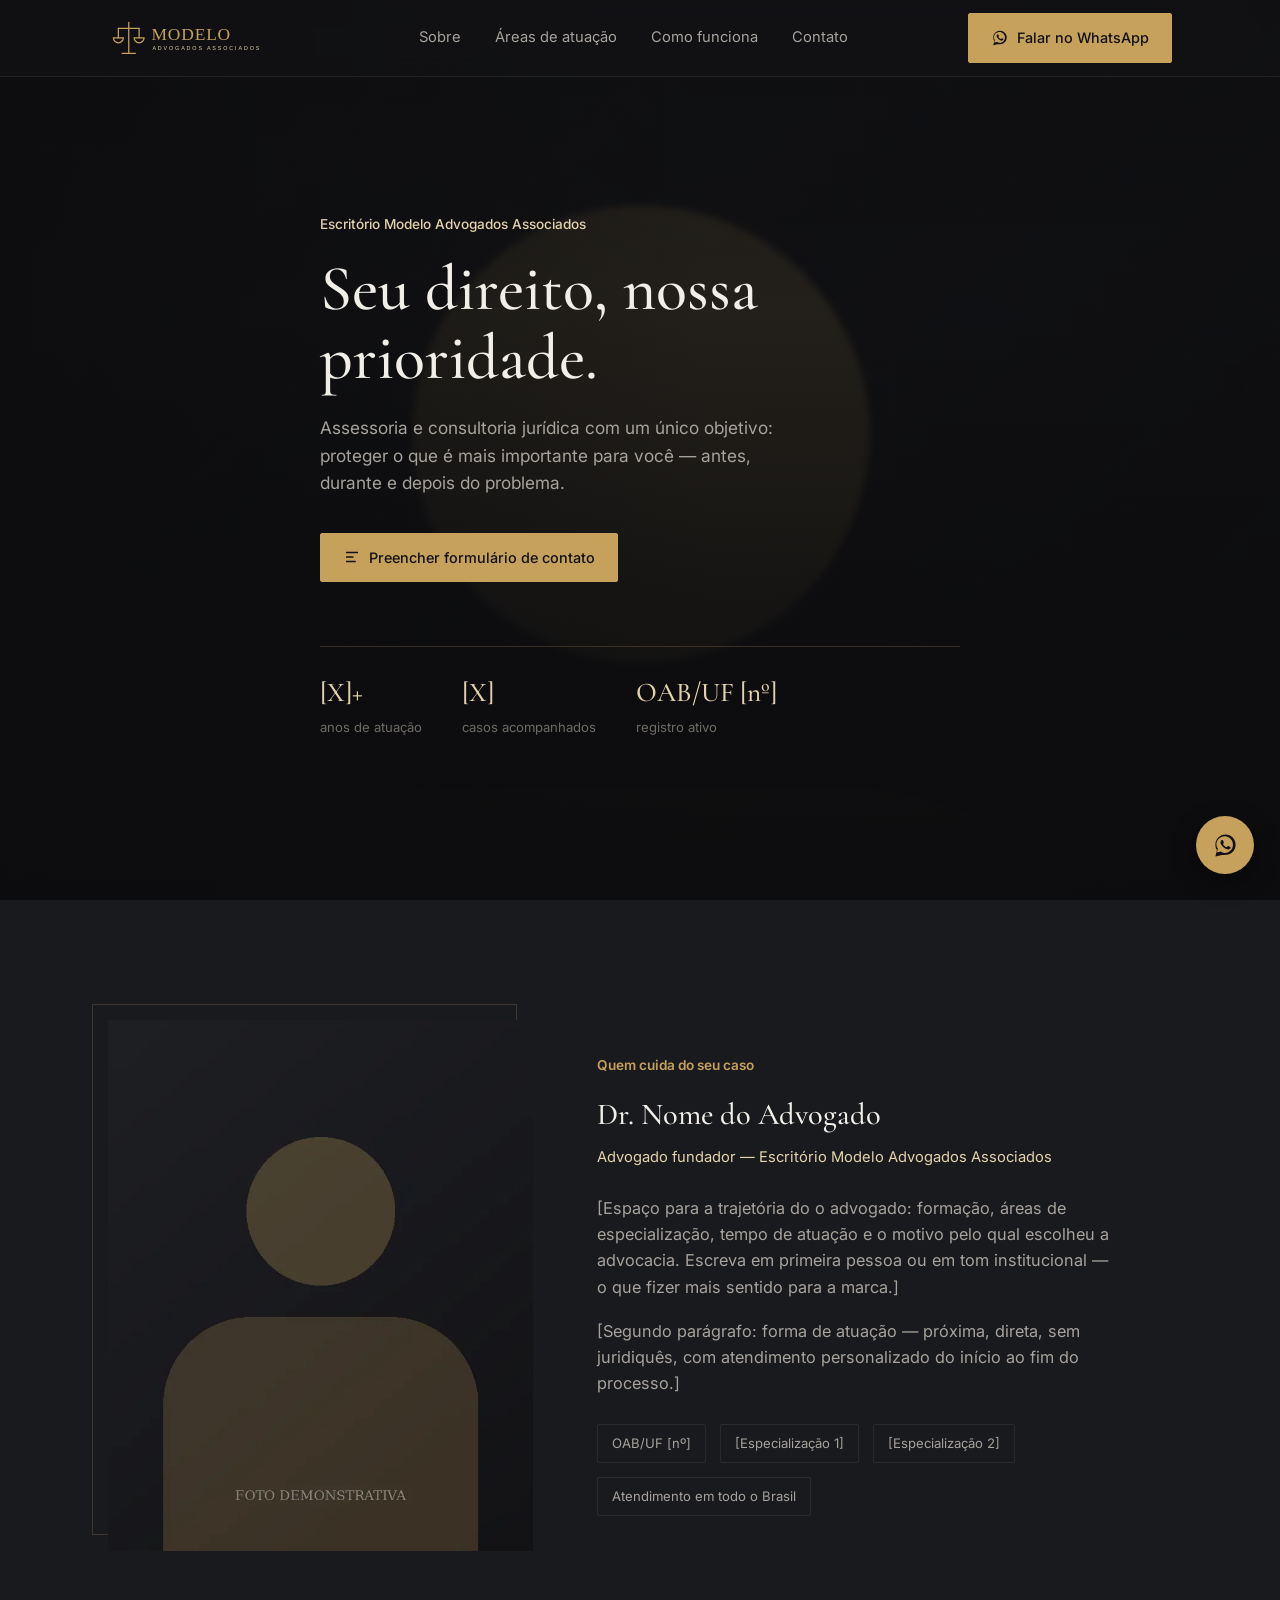
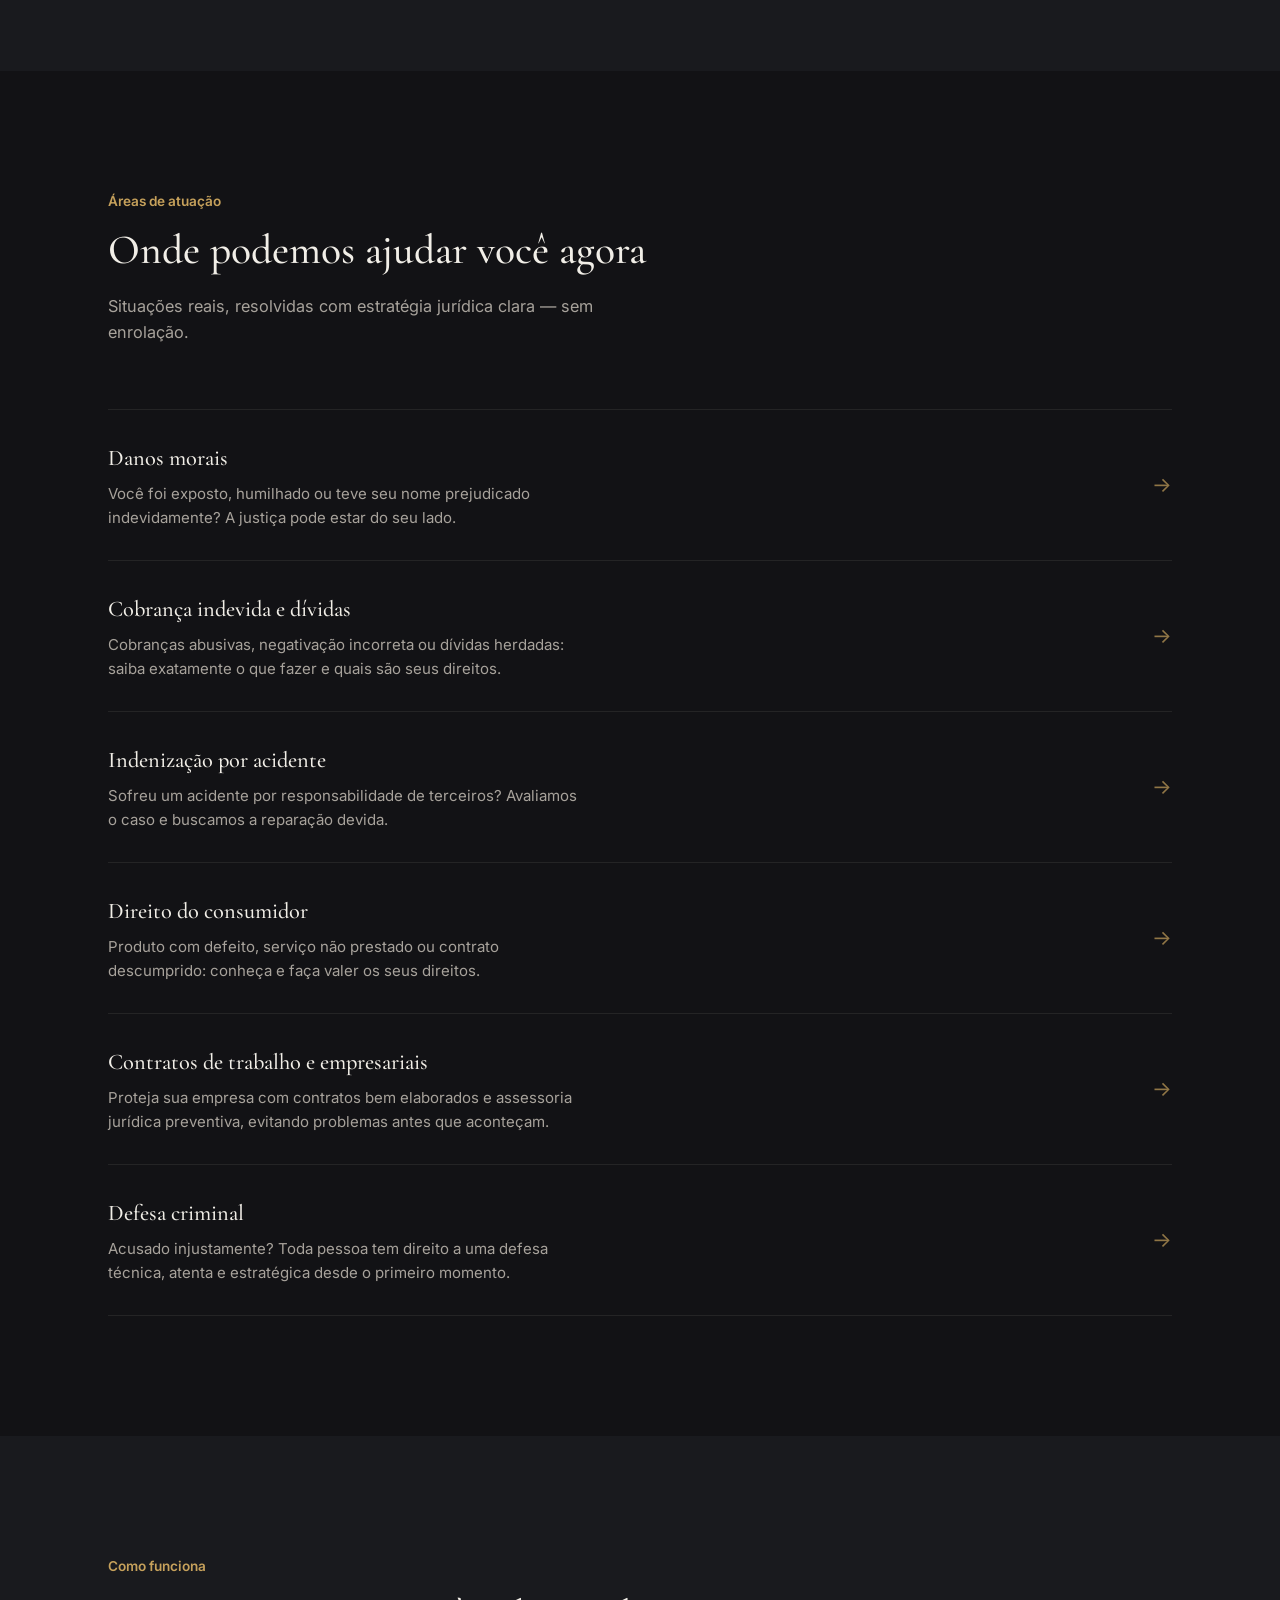
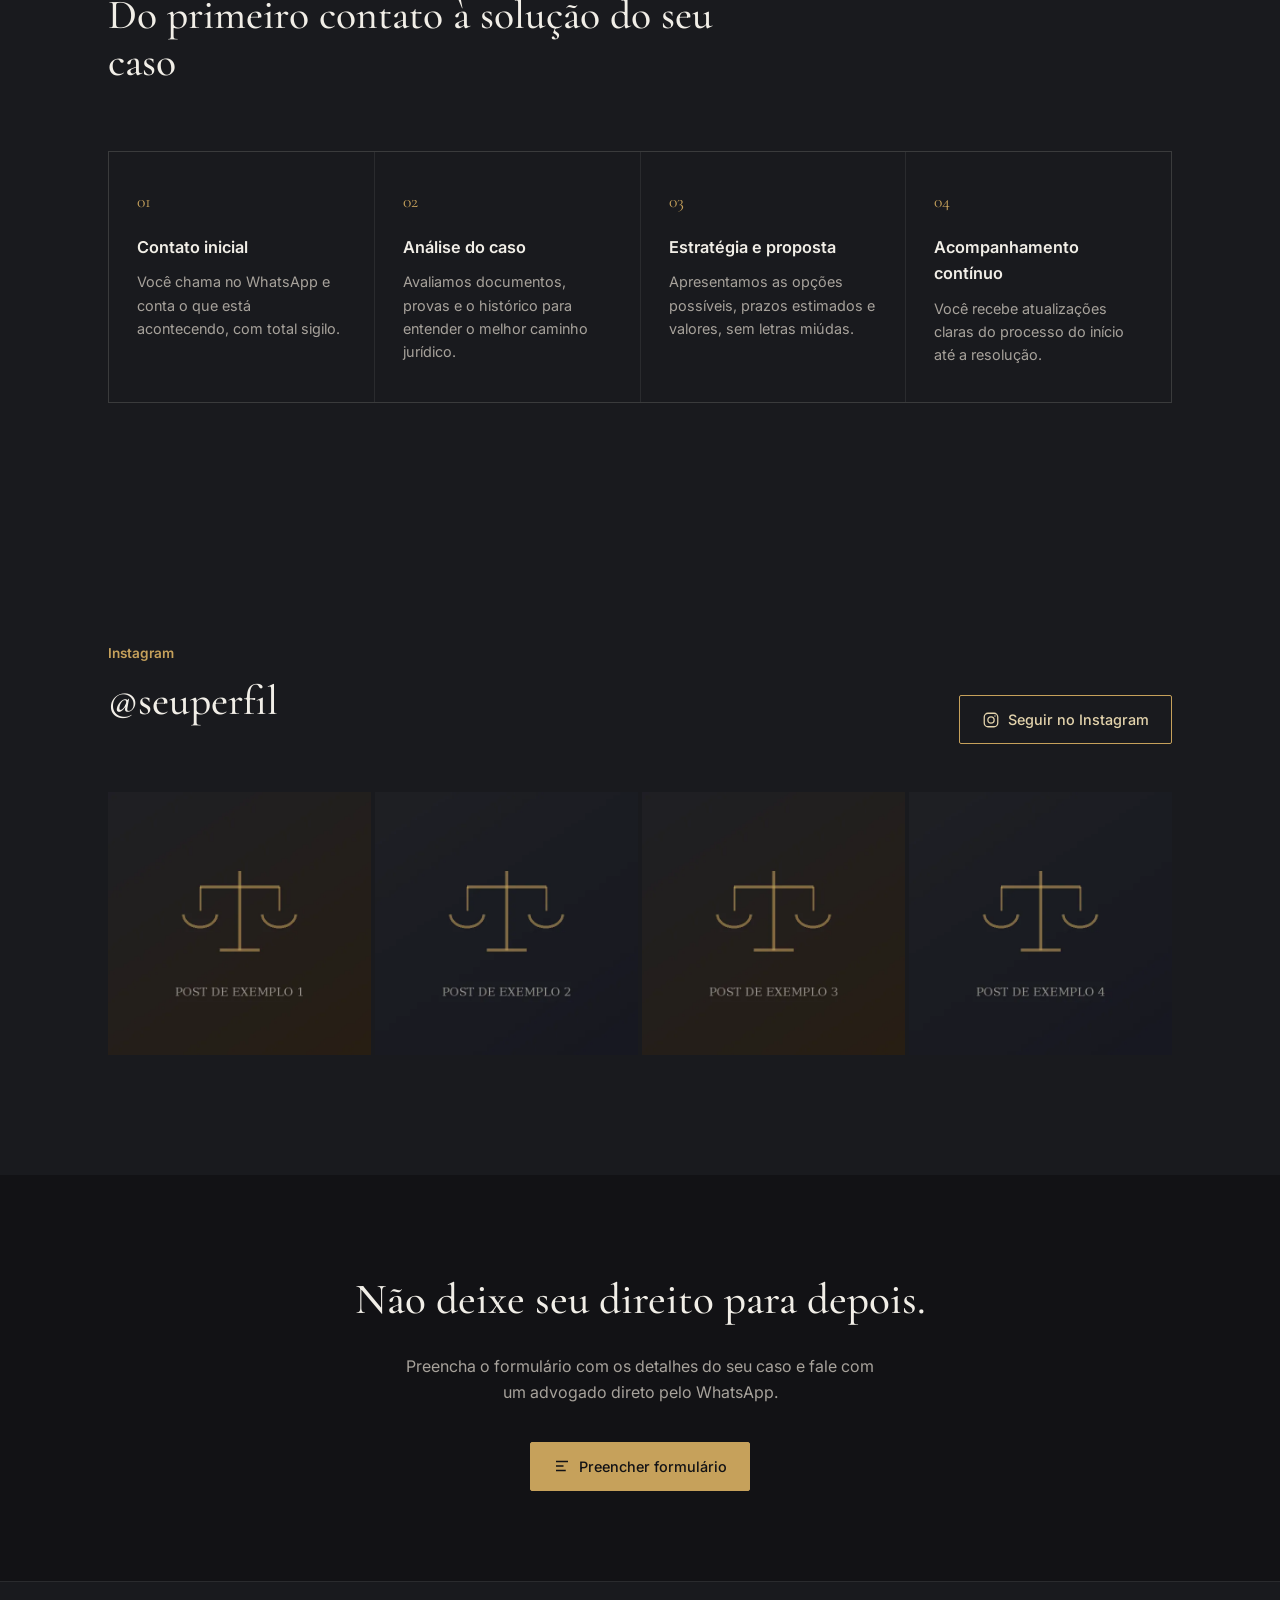
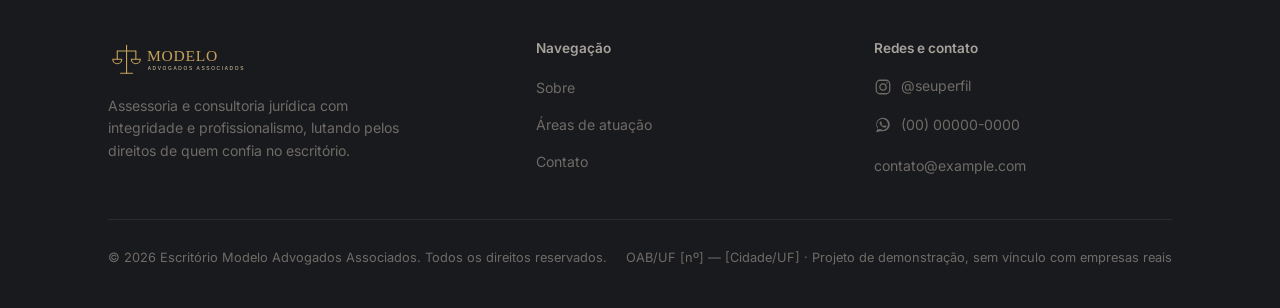
<file: index.html>
<!DOCTYPE html>
<html lang="pt-BR">

<head>
  <meta charset="UTF-8">
  <meta name="viewport" content="width=device-width, initial-scale=1, viewport-fit=cover">
  <title>Escritório Modelo Advogados</title>
  <meta name="description" content="Atendimento jurídico rápido, direto no seu WhatsApp. Conheça as áreas de atuação e fale com um advogado.">

  <!-- Compartilhamento (WhatsApp, redes sociais etc.) -->
  <!-- Os links abaixo precisam ser completos (https://...). Se o endereço do site mudar, troque nas 3 linhas com o domínio. -->
  <meta property="og:type" content="website">
  <meta property="og:locale" content="pt_BR">
  <meta property="og:site_name" content="Escritório Modelo Advogados">
  <meta property="og:title" content="Escritório Modelo Advogados">
  <meta property="og:description" content="Atendimento jurídico rápido, direto no seu WhatsApp. Conheça as áreas de atuação e fale com um advogado.">
  <meta property="og:url" content="https://escritorio-modelo.vercel.app/">
  <meta property="og:image" content="https://escritorio-modelo.vercel.app/img/open-graph.jpg">
  <meta property="og:image:type" content="image/jpeg">
  <meta property="og:image:width" content="1200">
  <meta property="og:image:height" content="630">
  <meta property="og:image:alt" content="Escritório Modelo Advogados">
  <meta name="twitter:card" content="summary_large_image">
  <meta name="twitter:image" content="https://escritorio-modelo.vercel.app/img/open-graph.jpg">
  <link rel="preconnect" href="https://fonts.googleapis.com">
  <link rel="preconnect" href="https://fonts.gstatic.com" crossorigin>
  <link
    href="https://fonts.googleapis.com/css2?family=Cormorant+Garamond:ital,wght@0,400;0,500;0,600;1,400&family=Inter:wght@400;500;600&display=swap"
    rel="stylesheet">
  <link rel="stylesheet" href="css/style.css">
</head>

<body>

  <header id="site-header">
    <div class="wrap nav-inner">
      <a href="#topo" class="brand"><img src="img/logo.svg" alt="Escritório Modelo Advogados"></a>
      <nav class="links">
        <a href="#sobre">Sobre</a>
        <a href="#areas">Áreas de atuação</a>
        <a href="#metodo">Como funciona</a>
        <a href="contato.html">Contato</a>
      </nav>
      <a class="btn nav-cta" href="contato.html"><svg class="icon"
          viewBox="0 0 32 32" aria-hidden="true">
          <path fill="currentColor"
            d="M16.004 3C9.376 3 4 8.373 4 15c0 2.386.703 4.61 1.912 6.472L4 29l7.72-1.876A11.94 11.94 0 0 0 16.004 27C22.632 27 28 21.627 28 15S22.632 3 16.004 3Zm0 21.818c-1.918 0-3.706-.55-5.222-1.5l-.375-.223-4.58 1.113 1.137-4.463-.245-.386A9.77 9.77 0 0 1 5.2 15c0-5.412 4.4-9.818 9.804-9.818 5.404 0 9.8 4.406 9.8 9.818 0 5.412-4.396 9.818-9.8 9.818Zm5.386-7.32c-.294-.147-1.74-.858-2.01-.955-.27-.098-.467-.147-.664.147-.196.294-.76.955-.933 1.152-.171.196-.343.221-.637.074-.294-.147-1.24-.457-2.362-1.457-.873-.779-1.463-1.741-1.635-2.035-.171-.294-.018-.453.129-.6.132-.132.294-.343.44-.515.147-.171.196-.294.294-.49.098-.196.049-.368-.025-.515-.074-.147-.664-1.6-.91-2.192-.24-.577-.484-.5-.664-.51-.171-.008-.368-.01-.564-.01-.196 0-.515.073-.784.368-.27.294-1.03 1.006-1.03 2.452 0 1.446 1.055 2.843 1.202 3.04.147.196 2.077 3.17 5.032 4.445.703.303 1.251.484 1.679.62.705.224 1.347.192 1.855.117.566-.084 1.74-.712 1.986-1.4.245-.688.245-1.278.171-1.4-.073-.123-.27-.196-.564-.343Z" />
        </svg>Falar no WhatsApp</a>
      <button class="menu-toggle" id="menuToggle" aria-label="Abrir menu">&#9776;</button>
    </div>
  </header>

  <section class="hero" id="topo">
    <div class="hero-media">
      <img class="hero-photo" src="img/hero.webp" alt="Foto demonstrativa do advogado">
    </div>
    <div class="hero-scrim"></div>
    <div class="wrap">
      <div class="hero-content">
        <div class="eyebrow">Escritório Modelo Advogados Associados</div>
        <h1>Seu direito, nossa prioridade.</h1>
        <p class="lead">Assessoria e consultoria jurídica com um único objetivo: proteger o que é mais importante para
          você — antes, durante e depois do problema.</p>
        <div class="hero-actions">
          <a class="btn" href="contato.html"><svg class="icon" viewBox="0 0 24 24" fill="none" stroke="currentColor"
              stroke-width="1.8" aria-hidden="true">
              <path d="M4 6h16M4 12h10M4 18h13" />
            </svg>Preencher formulário de contato</a>
        </div>
      </div>
      <div class="hero-foot">
        <div class="stat"><b>[X]+</b><span>anos de atuação</span></div>
        <div class="stat"><b>[X]</b><span>casos acompanhados</span></div>
        <div class="stat"><b>OAB/UF [nº]</b><span>registro ativo</span></div>
      </div>
    </div>
  </section>

  <section class="sobre" id="sobre">
    <div class="wrap sobre-grid">
      <div class="sobre-media reveal">
        <div class="frame-mark"></div>
        <img src="img/sobre.webp" alt="Foto demonstrativa do advogado em ambiente de escritório">
      </div>
      <div class="sobre-body reveal">
        <div class="section-head" style="margin-bottom:0;">
          <div class="kicker">Quem cuida do seu caso</div>
          <h3>Dr. Nome do Advogado</h3>
          <div class="role">Advogado fundador — Escritório Modelo Advogados Associados</div>
          <p>[Espaço para a trajetória do o advogado: formação, áreas de especialização, tempo de atuação e o motivo
            pelo qual escolheu a advocacia. Escreva em primeira pessoa ou em tom institucional — o que fizer mais
            sentido para a marca.]</p>
          <p>[Segundo parágrafo: forma de atuação — próxima, direta, sem juridiquês, com atendimento personalizado do
            início ao fim do processo.]</p>
          <div class="credentials">
            <span>OAB/UF [nº]</span>
            <span>[Especialização 1]</span>
            <span>[Especialização 2]</span>
            <span>Atendimento em todo o Brasil</span>
          </div>
        </div>
      </div>
    </div>
  </section>

  <section id="areas">
    <div class="wrap">
      <div class="section-head reveal">
        <div class="kicker">Áreas de atuação</div>
        <h2>Onde podemos ajudar você agora</h2>
        <p>Situações reais, resolvidas com estratégia jurídica clara — sem enrolação.</p>
      </div>
      <div class="areas-list reveal">
        <div class="area-row">
          <div>
            <h3>Danos morais</h3>
            <p>Você foi exposto, humilhado ou teve seu nome prejudicado indevidamente? A justiça pode estar do seu lado.
            </p>
          </div>
          <a class="area-arrow" href="contato.html">&#8594;</a>
        </div>
        <div class="area-row">
          <div>
            <h3>Cobrança indevida e dívidas</h3>
            <p>Cobranças abusivas, negativação incorreta ou dívidas herdadas: saiba exatamente o que fazer e quais são
              seus direitos.</p>
          </div>
          <a class="area-arrow" href="contato.html">&#8594;</a>
        </div>
        <div class="area-row">
          <div>
            <h3>Indenização por acidente</h3>
            <p>Sofreu um acidente por responsabilidade de terceiros? Avaliamos o caso e buscamos a reparação devida.</p>
          </div>
          <a class="area-arrow" href="contato.html">&#8594;</a>
        </div>
        <div class="area-row">
          <div>
            <h3>Direito do consumidor</h3>
            <p>Produto com defeito, serviço não prestado ou contrato descumprido: conheça e faça valer os seus direitos.
            </p>
          </div>
          <a class="area-arrow" href="contato.html">&#8594;</a>
        </div>
        <div class="area-row">
          <div>
            <h3>Contratos de trabalho e empresariais</h3>
            <p>Proteja sua empresa com contratos bem elaborados e assessoria jurídica preventiva, evitando problemas
              antes que aconteçam.</p>
          </div>
          <a class="area-arrow" href="contato.html">&#8594;</a>
        </div>
        <div class="area-row">
          <div>
            <h3>Defesa criminal</h3>
            <p>Acusado injustamente? Toda pessoa tem direito a uma defesa técnica, atenta e estratégica desde o primeiro
              momento.</p>
          </div>
          <a class="area-arrow" href="contato.html">&#8594;</a>
        </div>
      </div>
    </div>
  </section>

  <section class="metodo" id="metodo">
    <div class="wrap">
      <div class="section-head reveal">
        <div class="kicker">Como funciona</div>
        <h2>Do primeiro contato à solução do seu caso</h2>
      </div>
      <div class="metodo-grid reveal">
        <div class="metodo-step">
          <div class="step-mark">01</div>
          <h4>Contato inicial</h4>
          <p>Você chama no WhatsApp e conta o que está acontecendo, com total sigilo.</p>
        </div>
        <div class="metodo-step">
          <div class="step-mark">02</div>
          <h4>Análise do caso</h4>
          <p>Avaliamos documentos, provas e o histórico para entender o melhor caminho jurídico.</p>
        </div>
        <div class="metodo-step">
          <div class="step-mark">03</div>
          <h4>Estratégia e proposta</h4>
          <p>Apresentamos as opções possíveis, prazos estimados e valores, sem letras miúdas.</p>
        </div>
        <div class="metodo-step">
          <div class="step-mark">04</div>
          <h4>Acompanhamento contínuo</h4>
          <p>Você recebe atualizações claras do processo do início até a resolução.</p>
        </div>
      </div>
    </div>
  </section>

  <section class="social-proof">
    <div class="wrap">
      <div class="social-head reveal">
        <div class="section-head" style="margin-bottom:0;">
          <div class="kicker">Instagram</div>
          <h2>@seuperfil</h2>
        </div>
        <a class="btn ghost" href="https://www.instagram.com/" target="_blank" rel="noopener"><svg
            class="icon" viewBox="0 0 24 24" fill="none" stroke="currentColor" stroke-width="1.7" aria-hidden="true">
            <rect x="3" y="3" width="18" height="18" rx="5" />
            <circle cx="12" cy="12" r="4.2" />
            <circle cx="17.3" cy="6.7" r="0.9" fill="currentColor" stroke="none" />
          </svg>Seguir no Instagram</a>
      </div>
      <div class="ig-grid reveal">
        <img src="img/img1.webp" id="post1" alt="Post de exemplo do Instagram">
        <img src="img/img2.webp" id="post2" alt="Post de exemplo do Instagram">
        <img src="img/img3.webp" id="post3" alt="Post de exemplo do Instagram">
        <img src="img/img4.webp" id="post4" alt="Post de exemplo do Instagram">
      </div>
    </div>
  </section>

  <section class="cta-band">
    <div class="wrap">
      <div class="reveal">
        <h2>Não deixe seu direito para depois.</h2>
        <p>Preencha o formulário com os detalhes do seu caso e fale com um advogado direto pelo WhatsApp.</p>
        <div class="hero-actions" style="justify-content:center;">
          <a class="btn" href="contato.html"><svg class="icon" viewBox="0 0 24 24" fill="none" stroke="currentColor"
              stroke-width="1.8" aria-hidden="true">
              <path d="M4 6h16M4 12h10M4 18h13" />
            </svg>Preencher formulário</a>
        </div>
      </div>
    </div>
  </section>

  <footer>
    <div class="wrap">
      <div class="footer-grid">
        <div class="footer-brand">
          <a href="#topo" class="brand"><img src="img/logo.svg" alt="Escritório Modelo Advogados"></a>
          <p>Assessoria e consultoria jurídica com integridade e profissionalismo, lutando pelos direitos de quem confia
            no escritório.</p>
        </div>
        <div>
          <h5>Navegação</h5>
          <ul>
            <li><a href="#sobre">Sobre</a></li>
            <li><a href="#areas">Áreas de atuação</a></li>
            <li><a href="contato.html">Contato</a></li>
          </ul>
        </div>
        <div>
          <h5>Redes e contato</h5>
          <ul>
            <li><a href="https://www.instagram.com/" target="_blank" rel="noopener"><svg class="icon"
                  viewBox="0 0 24 24" fill="none" stroke="currentColor" stroke-width="1.7" aria-hidden="true">
                  <rect x="3" y="3" width="18" height="18" rx="5" />
                  <circle cx="12" cy="12" r="4.2" />
                  <circle cx="17.3" cy="6.7" r="0.9" fill="currentColor" stroke="none" />
                </svg>@seuperfil</a></li>
            <li><a href="https://wa.me/5500000000000" target="_blank" rel="noopener"><svg class="icon"
                  viewBox="0 0 32 32" aria-hidden="true">
                  <path fill="currentColor"
                    d="M16.004 3C9.376 3 4 8.373 4 15c0 2.386.703 4.61 1.912 6.472L4 29l7.72-1.876A11.94 11.94 0 0 0 16.004 27C22.632 27 28 21.627 28 15S22.632 3 16.004 3Zm0 21.818c-1.918 0-3.706-.55-5.222-1.5l-.375-.223-4.58 1.113 1.137-4.463-.245-.386A9.77 9.77 0 0 1 5.2 15c0-5.412 4.4-9.818 9.804-9.818 5.404 0 9.8 4.406 9.8 9.818 0 5.412-4.396 9.818-9.8 9.818Zm5.386-7.32c-.294-.147-1.74-.858-2.01-.955-.27-.098-.467-.147-.664.147-.196.294-.76.955-.933 1.152-.171.196-.343.221-.637.074-.294-.147-1.24-.457-2.362-1.457-.873-.779-1.463-1.741-1.635-2.035-.171-.294-.018-.453.129-.6.132-.132.294-.343.44-.515.147-.171.196-.294.294-.49.098-.196.049-.368-.025-.515-.074-.147-.664-1.6-.91-2.192-.24-.577-.484-.5-.664-.51-.171-.008-.368-.01-.564-.01-.196 0-.515.073-.784.368-.27.294-1.03 1.006-1.03 2.452 0 1.446 1.055 2.843 1.202 3.04.147.196 2.077 3.17 5.032 4.445.703.303 1.251.484 1.679.62.705.224 1.347.192 1.855.117.566-.084 1.74-.712 1.986-1.4.245-.688.245-1.278.171-1.4-.073-.123-.27-.196-.564-.343Z" />
                </svg>(00) 00000-0000</a></li>
            <li><a href="mailto:contato@example.com" target="_blank"
                rel="noopener">contato@example.com</a></li>
          </ul>
        </div>
      </div>
      <div class="footer-bottom">
        <span>&copy; <span id="ano"></span> Escritório Modelo Advogados Associados. Todos os direitos reservados.</span>
        <span>OAB/UF [nº] — [Cidade/UF] · Projeto de demonstração, sem vínculo com empresas reais</span>
      </div>
    </div>
  </footer>

  <a class="wa-float" href="contato.html"
    aria-label="Falar no WhatsApp"><svg class="icon icon-lg" viewBox="0 0 32 32" aria-hidden="true">
      <path fill="currentColor"
        d="M16.004 3C9.376 3 4 8.373 4 15c0 2.386.703 4.61 1.912 6.472L4 29l7.72-1.876A11.94 11.94 0 0 0 16.004 27C22.632 27 28 21.627 28 15S22.632 3 16.004 3Zm0 21.818c-1.918 0-3.706-.55-5.222-1.5l-.375-.223-4.58 1.113 1.137-4.463-.245-.386A9.77 9.77 0 0 1 5.2 15c0-5.412 4.4-9.818 9.804-9.818 5.404 0 9.8 4.406 9.8 9.818 0 5.412-4.396 9.818-9.8 9.818Zm5.386-7.32c-.294-.147-1.74-.858-2.01-.955-.27-.098-.467-.147-.664.147-.196.294-.76.955-.933 1.152-.171.196-.343.221-.637.074-.294-.147-1.24-.457-2.362-1.457-.873-.779-1.463-1.741-1.635-2.035-.171-.294-.018-.453.129-.6.132-.132.294-.343.44-.515.147-.171.196-.294.294-.49.098-.196.049-.368-.025-.515-.074-.147-.664-1.6-.91-2.192-.24-.577-.484-.5-.664-.51-.171-.008-.368-.01-.564-.01-.196 0-.515.073-.784.368-.27.294-1.03 1.006-1.03 2.452 0 1.446 1.055 2.843 1.202 3.04.147.196 2.077 3.17 5.032 4.445.703.303 1.251.484 1.679.62.705.224 1.347.192 1.855.117.566-.084 1.74-.712 1.986-1.4.245-.688.245-1.278.171-1.4-.073-.123-.27-.196-.564-.343Z" />
    </svg></a>

  <script src="js/main.js"></script>

</body>

</html>
</file>
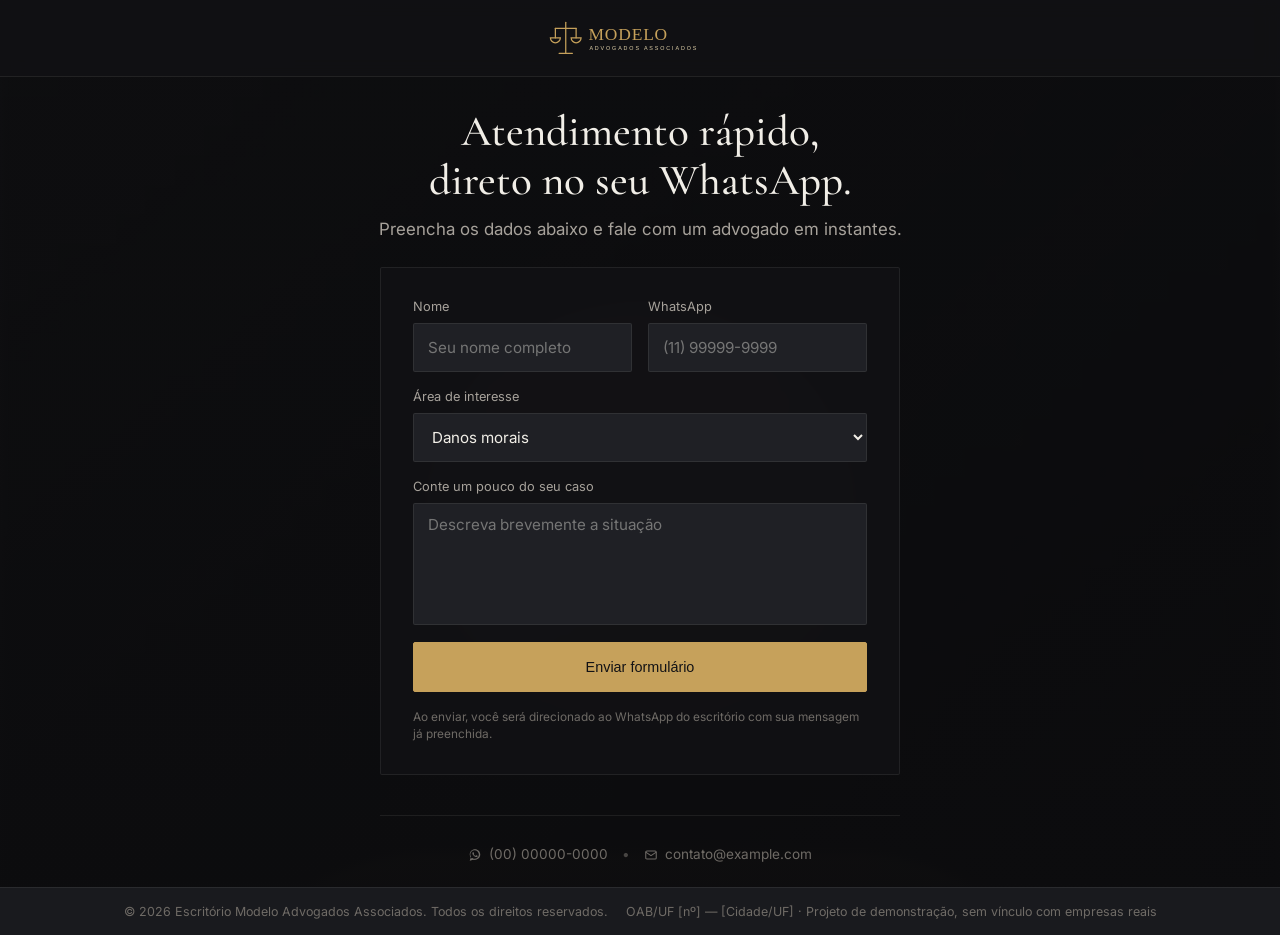
<file: contato.html>
<!DOCTYPE html>
<html lang="pt-BR">
<head>
<meta charset="UTF-8">
<meta name="viewport" content="width=device-width, initial-scale=1, viewport-fit=cover">
<title>Contato — Escritório Modelo Advogados</title>
<link rel="preconnect" href="https://fonts.googleapis.com">
<link rel="preconnect" href="https://fonts.gstatic.com" crossorigin>
<link href="https://fonts.googleapis.com/css2?family=Cormorant+Garamond:ital,wght@0,400;0,500;0,600;1,400&family=Inter:wght@400;500;600&display=swap" rel="stylesheet">
<link rel="stylesheet" href="css/style.css">
</head>
<body>

<header id="site-header" class="header-minimal">
  <div class="wrap nav-inner">
    <a href="index.html" class="brand"><img src="img/logo.svg" alt="Escritório Modelo Advogados"></a>
  </div>
</header>

<section class="lead-hero" id="topo">
  <div class="hero-media">
    <img class="hero-photo lead-photo" src="img/sobre-bio.webp" alt="Foto demonstrativa do advogado">
  </div>
  <div class="hero-scrim lead-scrim"></div>
  <div class="wrap lead-content">
    <h1>Atendimento rápido, direto no seu WhatsApp.</h1>
    <p class="lead-sub">Preencha os dados abaixo e fale com um advogado em instantes.</p>
    <div class="lead-card reveal">
      <form class="contato-form" id="contatoForm">
        <div class="field">
          <label for="nome">Nome</label>
          <input id="nome" name="nome" type="text" placeholder="Seu nome completo" required>
        </div>
        <div class="field">
          <label for="telefone">WhatsApp</label>
          <input id="telefone" name="telefone" type="tel" placeholder="(11) 99999-9999" required>
        </div>
        <div class="field">
          <label for="assunto">Área de interesse</label>
          <select id="assunto" name="assunto">
            <option>Danos morais</option>
            <option>Cobrança indevida e dívidas</option>
            <option>Indenização por acidente</option>
            <option>Direito do consumidor</option>
            <option>Contratos de trabalho e empresariais</option>
            <option>Defesa criminal</option>
            <option>Outro assunto</option>
          </select>
        </div>
        <div class="field">
          <label for="mensagem">Conte um pouco do seu caso</label>
          <textarea id="mensagem" name="mensagem" placeholder="Descreva brevemente a situação"></textarea>
        </div>
        <button class="btn" type="submit">Enviar formulário</button>
        <div class="form-status" id="formStatus"></div>
        <p class="form-note">Ao enviar, você será direcionado ao WhatsApp do escritório com sua mensagem já preenchida.</p>
      </form>
    </div>
    <div class="contato-subtle lead-contatos">
      <a href="https://wa.me/5500000000000" target="_blank" rel="noopener">
        <svg class="icon" viewBox="0 0 32 32" aria-hidden="true"><path fill="currentColor" d="M16.004 3C9.376 3 4 8.373 4 15c0 2.386.703 4.61 1.912 6.472L4 29l7.72-1.876A11.94 11.94 0 0 0 16.004 27C22.632 27 28 21.627 28 15S22.632 3 16.004 3Zm0 21.818c-1.918 0-3.706-.55-5.222-1.5l-.375-.223-4.58 1.113 1.137-4.463-.245-.386A9.77 9.77 0 0 1 5.2 15c0-5.412 4.4-9.818 9.804-9.818 5.404 0 9.8 4.406 9.8 9.818 0 5.412-4.396 9.818-9.8 9.818Zm5.386-7.32c-.294-.147-1.74-.858-2.01-.955-.27-.098-.467-.147-.664.147-.196.294-.76.955-.933 1.152-.171.196-.343.221-.637.074-.294-.147-1.24-.457-2.362-1.457-.873-.779-1.463-1.741-1.635-2.035-.171-.294-.018-.453.129-.6.132-.132.294-.343.44-.515.147-.171.196-.294.294-.49.098-.196.049-.368-.025-.515-.074-.147-.664-1.6-.91-2.192-.24-.577-.484-.5-.664-.51-.171-.008-.368-.01-.564-.01-.196 0-.515.073-.784.368-.27.294-1.03 1.006-1.03 2.452 0 1.446 1.055 2.843 1.202 3.04.147.196 2.077 3.17 5.032 4.445.703.303 1.251.484 1.679.62.705.224 1.347.192 1.855.117.566-.084 1.74-.712 1.986-1.4.245-.688.245-1.278.171-1.4-.073-.123-.27-.196-.564-.343Z"/></svg>(00) 00000-0000
      </a>
      <span class="dot" aria-hidden="true">&bull;</span>
      <a href="mailto:contato@example.com">
        <svg class="icon" viewBox="0 0 24 24" fill="none" stroke="currentColor" stroke-width="1.8" aria-hidden="true"><rect x="3" y="5" width="18" height="14" rx="2"/><path d="m3 7 9 6 9-6"/></svg>contato@example.com
      </a>
    </div>
  </div>
</section>

<footer class="footer-minimal">
  <div class="wrap">
    <div class="footer-bottom">
      <span>&copy; <span id="ano"></span> Escritório Modelo Advogados Associados. Todos os direitos reservados.</span>
      <span>OAB/UF [nº] — [Cidade/UF] · Projeto de demonstração, sem vínculo com empresas reais</span>
    </div>
  </div>
</footer>

<script src="js/main.js"></script>
<script src="js/contato.js"></script>

</body>
</html>
</file>
<file: css/style.css>
:root {
    --bg: #121215;
    --bg-alt: #191a1e;
    --bg-raised: #1f2025;
    --ink: #f1eee7;
    --ink-muted: #a7a29b;
    --ink-faint: #6f6b66;
    --gold: #c6a15b;
    --gold-soft: #e3d3ac;
    --line: rgba(198,161,91,0.22);
    --line-soft: rgba(241,238,231,0.08);
    --serif: 'Cormorant Garamond', Georgia, serif;
    --sans: 'Inter', -apple-system, BlinkMacSystemFont, 'Segoe UI', sans-serif;
    padding-top: env(safe-area-inset-top, 0px);
    padding-bottom: env(safe-area-inset-bottom, 0px);
    box-sizing: border-box;
  }
  * { box-sizing: border-box; }
  html { scroll-behavior: smooth; scroll-padding-top: env(safe-area-inset-top, 0px); }
  html, body { height: 100%; }
  body {
    margin: 0;
    background: var(--bg);
    color: var(--ink);
    font-family: var(--sans);
    line-height: 1.6;
    -webkit-font-smoothing: antialiased;
  }
  img { max-width: 100%; display: block; }
  a { color: inherit; text-decoration: none; }
  .wrap { max-width: 1120px; margin: 0 auto; padding: 0 28px; }
  .overflow-x { overflow-x: auto; }

  /* ---------- placeholders ---------- */
  .media-slot {
    position: relative;
    display: flex;
    align-items: center;
    justify-content: center;
    text-align: center;
    background:
      repeating-linear-gradient(135deg, rgba(198,161,91,0.07) 0 10px, transparent 10px 20px),
      var(--bg-raised);
    border: 1px dashed var(--line);
    color: var(--ink-faint);
    font-family: var(--sans);
    font-size: 0.78rem;
    letter-spacing: 0.02em;
    padding: 18px;
    border-radius: 2px;
    min-height: 160px;
  }
  .media-slot span.tag {
    display: block;
    color: var(--gold-soft);
    font-weight: 600;
    margin-bottom: 4px;
  }

  /* ---------- header ---------- */
  header {
    position: fixed;
    top: env(safe-area-inset-top, 0px);
    left: 0; right: 0;
    z-index: 100;
    background: rgba(18,18,21,0.72);
    backdrop-filter: blur(10px);
    border-bottom: 1px solid var(--line-soft);
    transition: background 0.3s ease;
  }
  .nav-inner {
    display: flex;
    align-items: center;
    justify-content: space-between;
    height: 76px;
  }
  .brand {
    font-family: var(--serif);
    font-style: italic;
    font-size: 1.5rem;
    font-weight: 500;
    color: var(--ink);
    letter-spacing: 0.01em;
  }
  .brand em { color: var(--gold); font-style: italic; }
  nav.links { display: flex; gap: 34px; }
  nav.links a {
    font-size: 0.92rem;
    color: var(--ink-muted);
    transition: color 0.2s ease;
  }
  nav.links a:hover { color: var(--gold-soft); }
 .btn {
    display: inline-flex;
    align-items: center;
    justify-content: center;
    gap: 8px;
    padding: 12px 22px;
    font-size: 0.9rem;
    font-weight: 500;
    border-radius: 2px;
    border: 1px solid var(--gold);
    color: var(--bg);
    background: var(--gold);
    transition: background 0.2s ease, color 0.2s ease, transform 0.15s ease;
}

  .btn:hover { background: var(--gold-soft); border-color: var(--gold-soft); }
  .btn:active { transform: scale(0.98); }
  .btn.ghost {
    background: transparent;
    color: var(--gold-soft);
  }
  .btn.ghost:hover { background: rgba(198,161,91,0.1); }
  .menu-toggle { display: none; background: none; border: none; color: var(--ink); font-size: 1.6rem; cursor: pointer; }
  .icon { width: 18px; height: 18px; flex-shrink: 0; display: inline-block; vertical-align: middle; }
  .icon-lg { width: 27px; height: 27px; }

  /* ---------- hero ---------- */
  .hero {
    position: relative;
    min-height: 100vh;
    min-height: 100svh;
    display: flex;
    align-items: flex-end;
    padding: 160px 0 160px;   /* embaixo: 96px -> 160px (sobe o texto e o botão) */
    overflow: hidden;
  }
  .hero-media {
    position: absolute;
    inset: 0;
    z-index: 0;
    overflow: hidden;
  }
.hero-photo {
  width: 100%;
  height: 100%;
  object-fit: cover;
  object-position: center 22%;
  display: block;
  background: var(--bg-raised);
  filter: blur(3px) brightness(0.75) saturate(0.9);
  transform: scale(1.05);
}

  .hero-scrim {
    position: absolute;
    inset: 0;
    background:
      linear-gradient(180deg, rgba(12,12,14,0.55) 0%, rgba(12,12,14,0.35) 35%, rgba(12,12,14,0.88) 82%, #0c0c0e 100%),
      linear-gradient(90deg, rgba(12,12,14,0.75) 0%, rgba(12,12,14,0.15) 55%);
    z-index: 1;
  }
  .hero-content {
    position: relative;
    z-index: 2;
    max-width: 640px;
  }
  .eyebrow {
    font-size: 0.85rem;
    color: var(--gold-soft);
    margin-bottom: 18px;
    font-weight: 500;
  }
  .hero h1 {
    font-family: var(--serif);
    font-weight: 500;
    font-size: clamp(2.4rem, 5.4vw, 4rem);
    line-height: 1.08;
    margin: 0 0 22px;
    color: var(--ink);
  }
  .hero p.lead {
    font-size: 1.08rem;
    color: var(--ink-muted);
    max-width: 480px;
    margin: 0 0 36px;
  }
  .hero-actions { display: flex; gap: 16px; flex-wrap: wrap; }
  .hero-foot {
    position: relative;
    z-index: 2;
    display: flex;
    gap: 40px;
    margin-top: 64px;
    padding-top: 24px;
    border-top: 1px solid var(--line);
    max-width: 640px;
    flex-wrap: wrap;
  }
  .hero-foot .stat b {
    display: block;
    font-family: var(--serif);
    font-size: 1.7rem;
    color: var(--gold-soft);
    font-weight: 500;
  }
  .hero-foot .stat span {
    font-size: 0.82rem;
    color: var(--ink-faint);
  }

  /* Perfil estilo "link na bio" (topo da página de contato) */
  .bio-profile {
    background: var(--bg-alt);
    padding: 148px 0 48px;
    border-bottom: 1px solid var(--line-soft);
    text-align: center;
  }
  .bio-avatar {
    width: 92px;
    height: 92px;
    margin: 0 auto 20px;
    border-radius: 50%;
    overflow: hidden;
    border: 2px solid var(--gold);
    background: var(--bg-raised);
  }
  .bio-avatar img { width: 100%; height: 100%; object-fit: cover; display: block; }
  .bio-profile h1 {
    font-family: var(--serif);
    font-weight: 500;
    font-size: clamp(1.5rem, 4vw, 1.9rem);
    margin: 0 0 10px;
  }
  .bio-profile .bio-tagline {
    color: var(--ink-muted);
    font-size: 0.92rem;
    max-width: 380px;
    margin: 0 auto 32px;
  }
  .bio-links {
    display: flex;
    flex-direction: column;
    gap: 12px;
    max-width: 360px;
    margin: 0 auto;
  }
  .bio-link {
    display: flex;
    align-items: center;
    justify-content: center;
    gap: 10px;
    padding: 14px 20px;
    border: 1px solid var(--line);
    border-radius: 999px;
    background: var(--bg-raised);
    color: var(--ink);
    font-size: 0.92rem;
    font-weight: 500;
    transition: background 0.2s ease, border-color 0.2s ease;
  }
  .bio-link:hover { border-color: var(--gold); background: rgba(198,161,91,0.08); }
  .bio-link.primary { background: var(--gold); color: var(--bg); border-color: var(--gold); }
  .bio-link.primary:hover { background: var(--gold-soft); border-color: var(--gold-soft); }

  .bio-divider {
    display: flex;
    align-items: center;
    gap: 16px;
    max-width: 560px;
    margin: 44px auto 0;
    padding: 0 28px;
    color: var(--ink-faint);
    font-size: 0.8rem;
  }
  .bio-divider::before, .bio-divider::after {
    content: '';
    flex: 1;
    height: 1px;
    background: var(--line-soft);
  }

  /* Página de contato — formulário como protagonista */
  .contato-single { max-width: 560px; margin: 0 auto; }
  .contato-single .contato-form { padding-top: 8px; }
  .contato-subtle {
    display: flex;
    justify-content: center;
    align-items: center;
    gap: 14px;
    flex-wrap: wrap;
    margin-top: 40px;
    padding-top: 28px;
    border-top: 1px solid var(--line-soft);
    font-size: 0.85rem;
  }
  .contato-subtle a {
    display: inline-flex;
    align-items: center;
    gap: 7px;
    color: var(--ink-faint);
    transition: color 0.2s ease;
  }
  .contato-subtle a .icon { width: 14px; height: 14px; }
  .contato-subtle a:hover { color: var(--gold-soft); }
  .contato-subtle .dot { color: var(--ink-faint); opacity: 0.6; }
   #contato { padding-top: 56px; padding-bottom: 96px; }

  /* ---------- sections ---------- */
  section { padding: 120px 0; position: relative; }
  .section-head { max-width: 620px; margin-bottom: 64px; }
  .section-head .kicker {
    color: var(--gold);
    font-size: 0.85rem;
    font-weight: 600;
    margin-bottom: 14px;
  }
  .section-head h2 {
    font-family: var(--serif);
    font-weight: 500;
    font-size: clamp(1.9rem, 3.4vw, 2.6rem);
    margin: 0 0 18px;
    line-height: 1.15;
  }
  .section-head p { color: var(--ink-muted); font-size: 1.02rem; max-width: 520px; }

  /* Sobre */
  .sobre { background: var(--bg-alt); }
  .sobre-grid {
    display: grid;
    grid-template-columns: 0.85fr 1.15fr;
    gap: 64px;
    align-items: center;
  }
  .sobre-media .media-slot { aspect-ratio: 4/5; }
  .sobre-media img {
    width: 100%;
    aspect-ratio: 4/5;
    object-fit: cover;
    display: block;
  }
  .sobre-media { position: relative; }
  .sobre-media .frame-mark {
    position: absolute;
    top: -16px; left: -16px;
    right: 16px; bottom: 16px;
    border: 1px solid var(--line);
    z-index: -1;
  }
  .sobre-body h3 {
    font-family: var(--serif);
    font-weight: 500;
    font-size: 1.9rem;
    margin: 0 0 6px;
  }
  .sobre-body .role { color: var(--gold-soft); font-size: 0.92rem; margin-bottom: 26px; }
  .sobre-body p { color: var(--ink-muted); margin-bottom: 18px; }
  .credentials {
    display: flex;
    flex-wrap: wrap;
    gap: 14px;
    margin-top: 28px;
  }
  .credentials span {
    font-size: 0.82rem;
    color: var(--ink-muted);
    border: 1px solid var(--line-soft);
    padding: 8px 14px;
    border-radius: 2px;
  }

  /* Áreas de atuação */
  .areas-list { border-top: 1px solid var(--line-soft); }
  .area-row {
    display: grid;
    grid-template-columns: 1fr auto;
    align-items: center;
    gap: 28px;
    padding: 30px 0;
    border-bottom: 1px solid var(--line-soft);
    transition: padding-left 0.25s ease, background 0.25s ease;
  }
  .area-row:hover {
    background: rgba(198,161,91,0.04);
    padding-left: 12px;
  }
  .area-row h3 {
    font-family: var(--serif);
    font-weight: 500;
    font-size: 1.4rem;
    margin: 0 0 6px;
  }
  .area-row p { color: var(--ink-muted); font-size: 0.94rem; margin: 0; max-width: 480px; }
  .area-arrow { color: var(--gold); font-size: 1.3rem; opacity: 0.7; }

  /* Método */
  .metodo { background: var(--bg-alt); }
  .metodo-grid {
    display: grid;
    grid-template-columns: repeat(4, 1fr);
    gap: 1px;
    background: var(--line-soft);
    border: 1px solid var(--line-soft);
  }
  .metodo-step {
    background: var(--bg-alt);
    padding: 36px 28px;
  }
  .metodo-step .step-mark {
    font-family: var(--serif);
    color: var(--gold);
    font-size: 1.1rem;
    margin-bottom: 18px;
  }
  .metodo-step h4 { margin: 0 0 10px; font-size: 1.02rem; font-weight: 600; }
  .metodo-step p { color: var(--ink-muted); font-size: 0.9rem; margin: 0; }

  /* Depoimentos */
  .depoimentos-grid {
    display: grid;
    grid-template-columns: repeat(3, 1fr);
    gap: 28px;
  }
  .depoimento {
    border: 1px solid var(--line-soft);
    padding: 32px 28px;
    display: flex;
    flex-direction: column;
    gap: 20px;
  }
  .depoimento p.quote {
    font-family: var(--serif);
    font-size: 1.15rem;
    font-style: italic;
    color: var(--ink);
    margin: 0;
    line-height: 1.45;
  }
  .depoimento-author {
    display: flex;
    align-items: center;
    gap: 12px;
    margin-top: auto;
  }
  .depoimento-author .media-slot {
    width: 44px; height: 44px;
    min-height: unset;
    border-radius: 50%;
    font-size: 0.5rem;
    padding: 2px;
    flex-shrink: 0;
  }
  .depoimento-author .who b { display: block; font-size: 0.9rem; }
  .depoimento-author .who span { font-size: 0.78rem; color: var(--ink-faint); }

  /* Instagram / prova social */
  .social-proof { background: var(--bg-alt); }
  .social-head {
    display: flex;
    justify-content: space-between;
    align-items: flex-end;
    margin-bottom: 48px;
    flex-wrap: wrap;
    gap: 20px;
  }
  .ig-grid {
  display: grid;
  grid-template-columns: repeat(4, 1fr);
  gap: 4px;
}
.ig-grid img {
  width: 100%;
  aspect-ratio: 1 / 1;
  object-fit: cover;
  display: block;
}
#post3 { object-position: center 10%; }
#post4 { object-position: center 10%; }


  .ig-grid .media-slot { aspect-ratio: 1/1; font-size: 0.7rem; min-height: unset; }

  /* CTA banda */
  .cta-band {
    padding: 90px 0;
    text-align: center;
  }
  .cta-band h2 {
    font-family: var(--serif);
    font-weight: 500;
    font-size: clamp(1.9rem, 4vw, 2.7rem);
    margin: 0 0 20px;
    max-width: 640px;
    margin-inline: auto;
  }
  .cta-band p { color: var(--ink-muted); margin: 0 auto 36px; max-width: 480px; }

  /* Contato */
  .contato-grid {
    display: grid;
    grid-template-columns: 1fr 1fr;
    gap: 64px;
  }
  .contato-info h3 { font-family: var(--serif); font-size: 1.6rem; font-weight: 500; margin: 0 0 22px; }
  .contato-item { display: flex; gap: 16px; margin-bottom: 24px; }
  .contato-item .ico {
    width: 36px; height: 36px;
    border: 1px solid var(--line);
    border-radius: 50%;
    display: flex; align-items: center; justify-content: center;
    color: var(--gold);
    flex-shrink: 0;
    font-size: 0.95rem;
  }
  .contato-item b { display: block; font-size: 0.95rem; margin-bottom: 3px; }
  .contato-item span, .contato-item a { color: var(--ink-muted); font-size: 0.9rem; }
  .contato-map.media-slot { margin-top: 30px; aspect-ratio: 16/10; }

  form.contato-form { display: flex; flex-direction: column; gap: 16px; }
  .field label {
    display: block;
    font-size: 0.82rem;
    color: var(--ink-muted);
    margin-bottom: 8px;
  }
  .field input, .field textarea, .field select {
    width: 100%;
    background: var(--bg-raised);
    border: 1px solid var(--line-soft);
    color: var(--ink);
    padding: 13px 14px;
    font-family: var(--sans);
    font-size: 0.95rem;
    border-radius: 2px;
  }
  .field input:focus, .field textarea:focus, .field select:focus {
    outline: none;
    border-color: var(--gold);
  }
  .field textarea { resize: vertical; min-height: 110px; }
  .form-note { font-size: 0.8rem; color: var(--ink-faint); margin-top: 4px; }
  .form-status { font-size: 0.86rem; color: var(--gold-soft); min-height: 18px; }

  /* Footer */
  footer {
    border-top: 1px solid var(--line-soft);
    padding: 56px 0 40px;
    background: var(--bg-alt);
  }
  .footer-grid {
    display: grid;
    grid-template-columns: 1.3fr 1fr 1fr;
    gap: 40px;
    margin-bottom: 40px;
  }
  .footer-brand .brand { display: block; margin-bottom: 14px; }
  .footer-brand p { color: var(--ink-faint); font-size: 0.88rem; max-width: 300px; }
  footer h5 { font-size: 0.85rem; color: var(--ink-muted); margin: 0 0 16px; font-weight: 600; }
  footer ul { list-style: none; padding: 0; margin: 0; display: flex; flex-direction: column; gap: 11px; }
  footer ul a { display: inline-flex; align-items: center; gap: 9px; font-size: 0.88rem; color: var(--ink-faint); transition: color 0.2s ease; }
  footer ul a:hover { color: var(--gold-soft); }
  .footer-bottom {
    display: flex;
    justify-content: space-between;
    padding-top: 28px;
    border-top: 1px solid var(--line-soft);
    font-size: 0.8rem;
    color: var(--ink-faint);
    flex-wrap: wrap;
    gap: 10px;
  }

  /* Whatsapp float */
  .wa-float {
    position: fixed;
    bottom: calc(26px + env(safe-area-inset-bottom, 0px));
    right: 26px;
    z-index: 90;
    background: var(--gold);
    color: var(--bg);
    width: 58px; height: 58px;
    border-radius: 50%;
    display: flex; align-items: center; justify-content: center;
    font-size: 1.5rem;
    box-shadow: 0 8px 24px rgba(0,0,0,0.4);
    transition: transform 0.2s ease;
  }
  .wa-float:hover { transform: scale(1.06); }

  /* utils */
  .reveal { opacity: 0; transform: translateY(18px); transition: opacity 0.7s ease, transform 0.7s ease; }
  .reveal.in { opacity: 1; transform: translateY(0); }

  @media (prefers-reduced-motion: reduce) {
    .reveal { opacity: 1; transform: none; transition: none; }
    html { scroll-behavior: auto; }
  }

  /* ---------- responsive ---------- */
  @media (max-width: 900px) {
    .sobre-grid, .contato-grid { grid-template-columns: 1fr; }
    .metodo-grid { grid-template-columns: repeat(2, 1fr); }
    .depoimentos-grid { grid-template-columns: 1fr; }
    .ig-grid { grid-template-columns: repeat(2, 1fr); }
    .footer-grid { grid-template-columns: 1fr; gap: 28px; }
  }
  @media (max-width: 760px) {
    nav.links { display: none; }
    .menu-toggle { display: block; }
    header.open nav.links {
      display: flex;
      position: absolute;
      top: 76px; left: 0; right: 0;
      flex-direction: column;
      background: var(--bg);
      padding: 24px 28px;
      gap: 20px;
      border-bottom: 1px solid var(--line-soft);
    }
    .bio-profile { padding: 116px 0 40px; }
    .hero { padding: 130px 0 88px; align-items: flex-end; }   /* embaixo: 40px -> 88px */
    .hero-photo { object-position: center 12%; }
    .hero-content { max-width: 100%; }
    .hero h1 { font-size: clamp(2rem, 8vw, 2.6rem); }
    .hero p.lead { font-size: 1rem; max-width: 100%; }
    .hero-actions .btn { width: 100%; justify-content: center; }
    .hero-foot { display: none; }
    section { padding: 80px 0; }
    .area-row { grid-template-columns: 1fr; }
    .area-arrow { display: none; }
    .nav-cta { display: none; }
  }


.brand img { 
  display: block; 
  width: 190px; 
  height: auto;
  object-fit: contain; 
}

.footer-brand .brand img {
  width: 170px;
  height: auto;
}

/* ============================================================
   Página de contato (contato.html) — tudo cabe em uma tela só,
   sem scroll, no PC e no celular.
   As medidas usam "svh" (altura da tela) para se ajustarem sozinhas.
   ============================================================ */
:root {
  --head-h: 76px;   /* altura do header */
  --foot-h: 48px;   /* altura do rodapé */
}

/* Header minimalista */
.header-minimal .nav-inner {
  justify-content: center;
  height: var(--head-h);
}

/* Footer minimalista (altura fixa, para o cálculo da tela ser exato) */
footer.footer-minimal {
  height: var(--foot-h);
  padding: 0;
  display: flex;
  align-items: center;
}
footer.footer-minimal .wrap { width: 100%; }
footer.footer-minimal .footer-bottom {
  border-top: none;
  padding-top: 0;
  justify-content: center;
  text-align: center;
  gap: 2px 18px;
  font-size: 0.78rem;
  line-height: 1.4;
}

/* Fundo com foto */
.lead-hero {
  position: relative;
  min-height: calc(100vh - var(--foot-h));
  min-height: calc(100svh - var(--foot-h));
  display: flex;
  align-items: flex-start;
  /* espaço curto entre o header e o título */
  padding: calc(var(--head-h) + clamp(14px, 3.4svh, 36px)) 0 clamp(12px, 2.4svh, 28px);
  overflow: hidden;
}
.lead-photo {
  object-position: center 10%;   /* sobe a foto: aumente o % para subir mais */
  transform: none;
  filter: blur(4px) brightness(0.5) saturate(0.9);
}
.lead-scrim {
  background:
    linear-gradient(180deg, rgba(12,12,14,0.5) 0%, rgba(12,12,14,0.6) 45%, rgba(12,12,14,0.92) 100%);
}

/* Conteúdo (título + card) — PC */
.lead-content {
  position: relative;
  z-index: 2;
  width: 100%;
  max-width: 576px;              /* 520px de card + respiro lateral */
  margin: 0 auto;
  text-align: center;
}
.lead-content h1 {
  font-family: var(--serif);
  font-weight: 500;
  font-size: clamp(1.5rem, 4.8svh, 2.8rem);
  line-height: 1.15;
  margin: 0 0 clamp(6px, 1.2svh, 12px);
  color: var(--ink);
  text-wrap: balance;
}
.lead-sub {
  font-size: clamp(0.88rem, 1.9svh, 1.06rem);
  line-height: 1.5;
  color: var(--ink-muted);
  margin: 0 0 clamp(12px, 2.8svh, 26px);
  text-wrap: balance;
}

/* Card do formulário — mais "quadrado" no PC: 2 colunas */
.lead-card {
  background: rgba(18,18,21,0.82);
  backdrop-filter: blur(8px);
  border: 1px solid var(--line-soft);
  border-radius: 2px;
  padding: clamp(14px, 3.4svh, 34px) clamp(18px, 3.6svh, 36px);
  text-align: left;
}
.lead-card .contato-form {
  display: grid;
  grid-template-columns: 1fr 1fr;
  gap: clamp(8px, 1.9svh, 18px) 16px;
}
/* Nome + WhatsApp lado a lado; o resto ocupa a linha inteira */
.lead-card .contato-form > :nth-child(n+3) { grid-column: 1 / -1; }

.lead-card .field label {
  font-size: 0.8rem;
  line-height: 1.3;
  margin-bottom: clamp(4px, 0.85svh, 8px);
}
.lead-card .field input,
.lead-card .field select {
  height: clamp(38px, 5.4svh, 50px);
  padding: 0 14px;
  line-height: 1.3;
}
.lead-card .field textarea {
  display: block;
  height: clamp(52px, 13.5svh, 130px);
  min-height: 0;
  padding: 11px 14px;
  resize: none;
}
.lead-card .btn { min-height: clamp(40px, 5.6svh, 50px); }
.lead-card .form-status { min-height: 0; margin: 0; }
.lead-card .form-status:empty { display: none; }
.lead-card .form-note { margin: 0; font-size: 0.74rem; line-height: 1.45; }

/* ---------- Celular ---------- */
@media (max-width: 760px) {
  :root {
    --head-h: 64px;
    --foot-h: 56px;
  }
  .header-minimal .brand img { width: 160px; }

  footer.footer-minimal .wrap { padding: 0 14px; }
  footer.footer-minimal .footer-bottom {
    font-size: 0.66rem;
    line-height: 1.35;
    gap: 0 12px;
  }

  .lead-hero {
    padding: calc(var(--head-h) + clamp(10px, 2.2svh, 20px)) 0 clamp(10px, 1.6svh, 16px);
  }
  .lead-content {
    max-width: 100%;
    padding: 0 16px;
  }
  .lead-content h1 { font-size: clamp(1.35rem, 3.7svh, 1.8rem); margin-bottom: 8px; }
  .lead-sub {
    font-size: clamp(0.82rem, 1.75svh, 0.95rem);
    line-height: 1.45;
    margin-bottom: clamp(10px, 2svh, 18px);
  }

  .lead-card { padding: clamp(12px, 2svh, 18px) 16px; }
  .lead-card .contato-form {
    grid-template-columns: 1fr;
    gap: clamp(7px, 1.35svh, 12px);
  }
  .lead-card .field label {
    font-size: 0.78rem;
    margin-bottom: clamp(3px, 0.6svh, 6px);
  }
  .lead-card .field input,
  .lead-card .field select {
    height: clamp(38px, 5.6svh, 46px);
    font-size: 1rem;   /* 16px evita o zoom automático ao tocar no campo (iPhone) */
  }
  .lead-card .field textarea {
    height: clamp(48px, 9svh, 76px);
    font-size: 1rem;
    padding: 10px 14px;
  }
  .lead-card .btn { min-height: clamp(40px, 5.8svh, 48px); }
  .lead-card .form-note { font-size: 0.7rem; line-height: 1.4; }
}

/* ---------- Telas baixas (notebook pequeno / celular pequeno) ---------- */
@media (max-height: 720px) {
  :root {
    --head-h: 60px;
    --foot-h: 40px;
  }
  .header-minimal .brand img { width: 150px; }
  .lead-hero { padding-top: calc(var(--head-h) + 12px); padding-bottom: 8px; }
  .lead-content h1 { font-size: clamp(1.25rem, 4.4svh, 2rem); margin-bottom: 4px; }
  .lead-sub { font-size: 0.85rem; margin-bottom: 10px; }
  .lead-card { padding-top: 12px; padding-bottom: 12px; }
  .lead-card .contato-form { row-gap: 7px; }
  .lead-card .field label { margin-bottom: 3px; }
  .lead-card .field input,
  .lead-card .field select { height: 36px; }
  .lead-card .field textarea { height: clamp(40px, 8svh, 60px); }
  .lead-card .btn { min-height: 38px; }
  .lead-card .form-note { font-size: 0.68rem; line-height: 1.35; }
}
@media (max-height: 720px) and (max-width: 760px) {
  :root { --foot-h: 44px; }
  .lead-content { padding: 0 14px; }
  .lead-card { padding-left: 14px; padding-right: 14px; }
  footer.footer-minimal .footer-bottom { font-size: 0.6rem; }
}
/* Muito baixas: o aviso pequeno some para o formulário caber sem rolagem */
@media (max-height: 600px) {
  .lead-card .form-note { display: none; }
}
/* Notebook (~650px de altura útil): há folga, então o card respira um pouco mais */
@media (max-height: 720px) and (min-height: 601px) and (min-width: 761px) {
  .lead-content h1 { font-size: clamp(1.6rem, 4.8svh, 2rem); margin-bottom: 8px; }
  .lead-sub { margin-bottom: 16px; }
  .lead-card { padding-top: 18px; padding-bottom: 18px; }
  .lead-card .contato-form { row-gap: 12px; }
  .lead-card .field label { margin-bottom: 5px; }
  .lead-card .field input,
  .lead-card .field select { height: 42px; }
  .lead-card .field textarea { height: 84px; }
  .lead-card .btn { min-height: 44px; }
}
/* Telas quase sem altura: o subtítulo some */
@media (max-height: 540px) {
  .lead-sub { display: none; }
}

/* PC: o subtítulo fica sempre em uma linha só (centralizado, mesmo se passar da largura do card) */
@media (min-width: 761px) {
  .lead-sub {
    width: max-content;
    max-width: 92vw;
    white-space: nowrap;
    position: relative;
    left: 50%;
    transform: translateX(-50%);
  }
}
</file>
